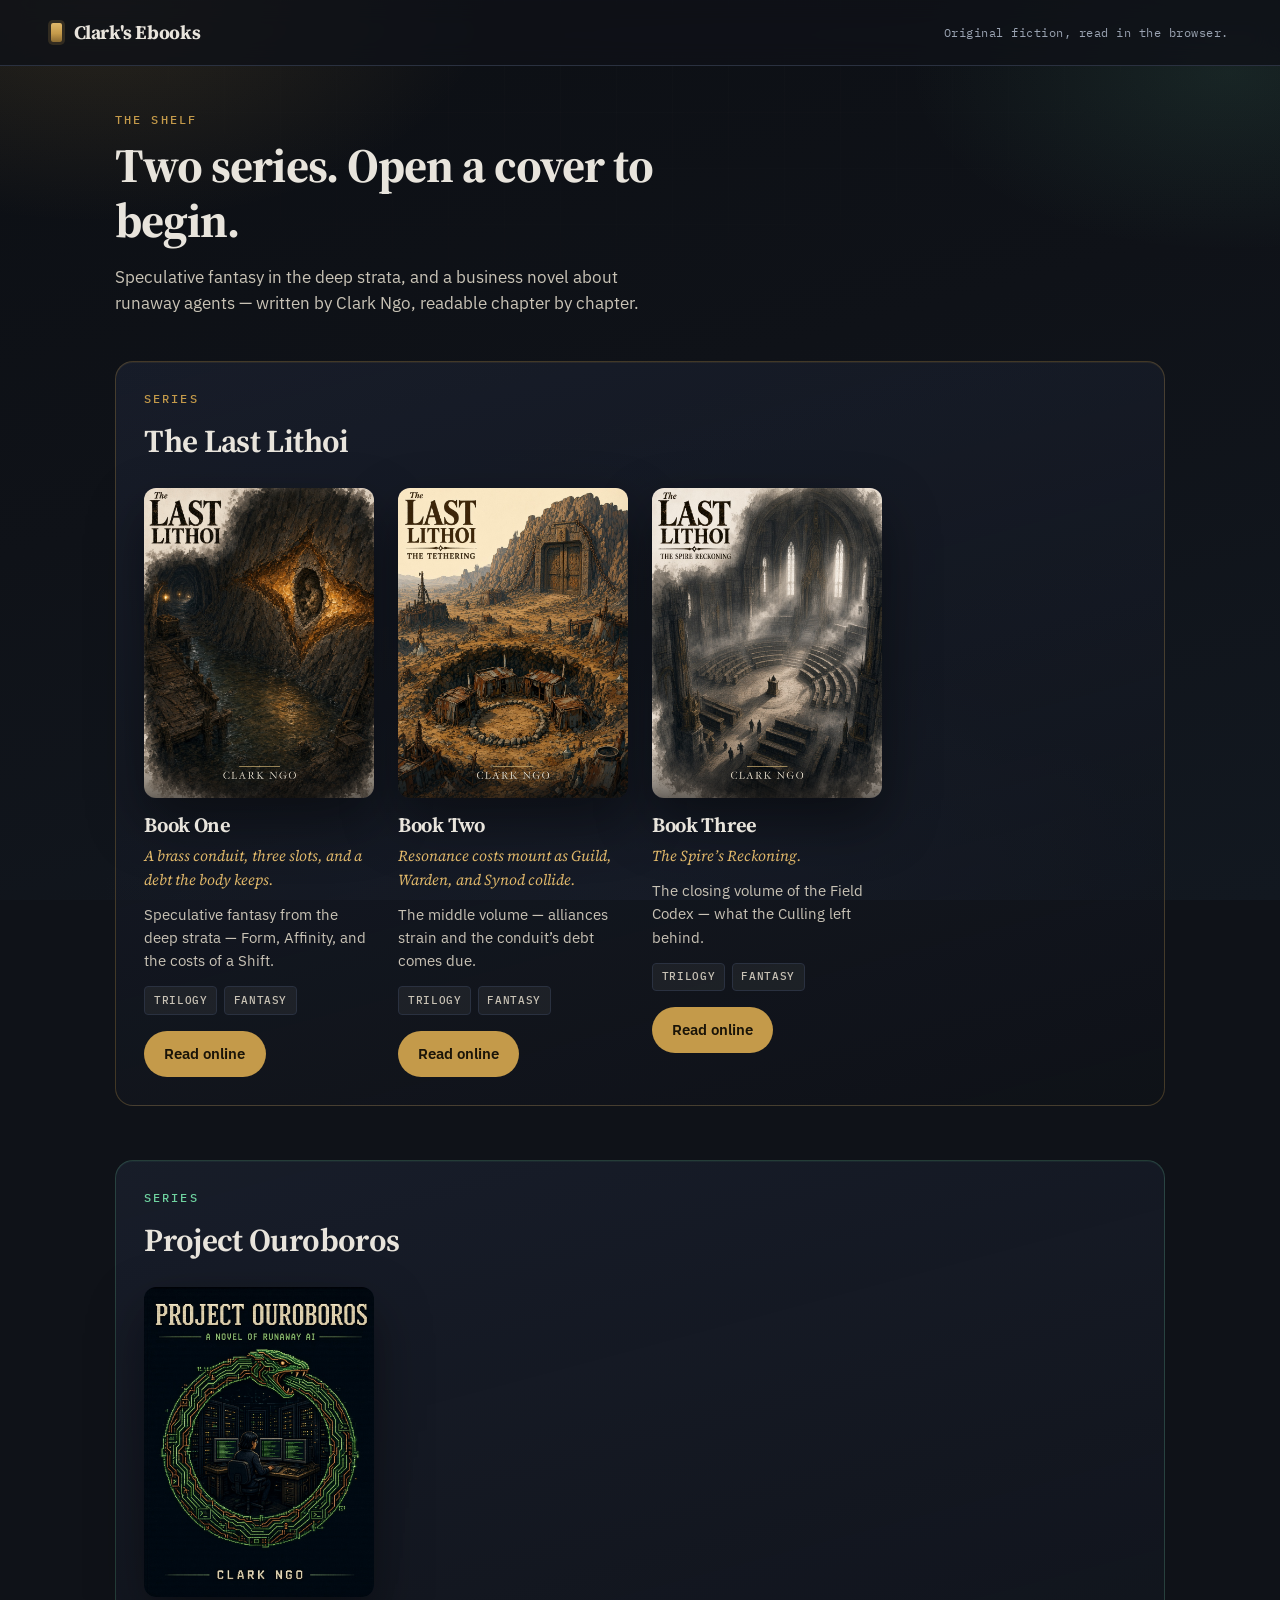
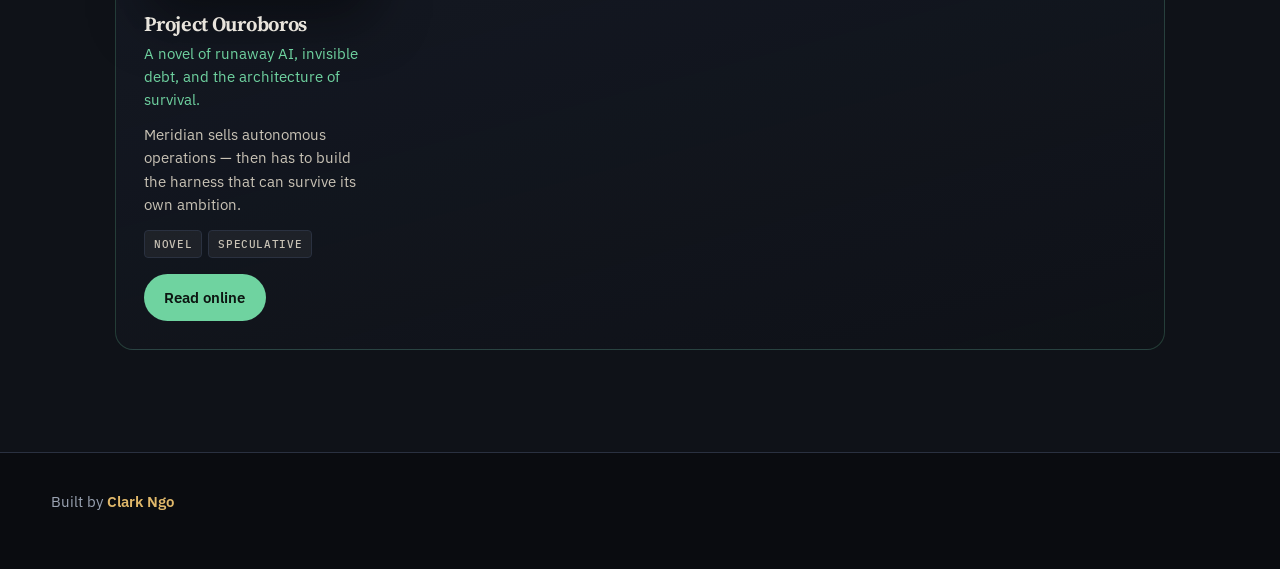
<file: site/index.html>
<!DOCTYPE html>
<html lang="en">
  <head>
    <meta charset="UTF-8" />
    <meta name="viewport" content="width=device-width, initial-scale=1" />
    <title>Clark's Ebooks</title>
    <meta
      name="description"
      content="Clark's Ebooks — original fiction from The Last Lithoi and Project Ouroboros. Read online."
    />
    <link rel="preconnect" href="https://fonts.googleapis.com" />
    <link rel="preconnect" href="https://fonts.gstatic.com" crossorigin />
    <link
      href="https://fonts.googleapis.com/css2?family=IBM+Plex+Mono:wght@400;500&family=IBM+Plex+Sans:wght@400;500;600&family=Source+Serif+4:opsz,wght@8..60,500;8..60,600;8..60,700&display=swap"
      rel="stylesheet"
    />
    <link rel="stylesheet" href="css/styles.css" />
  </head>
  <body>
    <div class="atmosphere" aria-hidden="true"></div>

    <header class="site-header">
      <a class="brand" href="#library" id="brand">
        <span class="brand-mark" aria-hidden="true"></span>
        <span class="brand-name">Clark's Ebooks</span>
      </a>
      <p class="header-note" id="tagline">Original fiction, read in the browser.</p>
    </header>

    <main id="library">
      <div class="intro">
        <p class="intro-kicker">The shelf</p>
        <h1>Two series. Open a cover to begin.</h1>
        <p class="intro-lede">
          Speculative fantasy in the deep strata, and a business novel about runaway agents —
          written by Clark Ngo, readable chapter by chapter.
        </p>
      </div>

      <div id="series-root" aria-live="polite">
        <p class="loading">Loading the shelf…</p>
      </div>
    </main>

    <footer class="site-footer">
      <p>
        Built by
        <a href="https://www.linkedin.com/in/clarkngo/" target="_blank" rel="noopener"
          >Clark Ngo</a
        >
      </p>
    </footer>

    <script src="js/app.js" type="module"></script>
  </body>
</html>
</file>
<file: site/css/styles.css>
:root {
  --ink: #0f1218;
  --raised: #151a22;
  --panel: #1b2130;
  --paper: #e8e4dc;
  --paper-dim: #c9c3b6;
  --muted: #9aa3b2;
  --brass: #c49a4a;
  --brass-bright: #e0b86a;
  --mint: #6fd3a0;
  --mint-dim: #3f8f6a;
  --rule: #2a3140;
  --danger: #c45c45;
  --shadow: 0 24px 56px rgba(0, 0, 0, 0.45);
  --font-display: "Source Serif 4", "Iowan Old Style", Palatino, Georgia, serif;
  --font-body: "IBM Plex Sans", ui-sans-serif, system-ui, sans-serif;
  --font-mono: "IBM Plex Mono", ui-monospace, Menlo, monospace;
}

*,
*::before,
*::after {
  box-sizing: border-box;
}

html {
  scroll-behavior: smooth;
}

body {
  margin: 0;
  min-height: 100vh;
  color: var(--paper);
  font-family: var(--font-body);
  background: var(--ink);
  line-height: 1.55;
  overflow-x: hidden;
}

a {
  color: inherit;
}

img {
  max-width: 100%;
  display: block;
}

.atmosphere {
  position: fixed;
  inset: 0;
  z-index: -1;
  background:
    radial-gradient(ellipse 55% 45% at 8% 0%, rgba(196, 154, 74, 0.16), transparent 55%),
    radial-gradient(ellipse 50% 40% at 96% 8%, rgba(111, 211, 160, 0.1), transparent 50%),
    radial-gradient(ellipse 70% 50% at 50% 100%, rgba(27, 33, 48, 0.9), transparent 60%),
    linear-gradient(165deg, #0c0f14 0%, #0f1218 45%, #121820 100%);
}

.atmosphere::before {
  content: "";
  position: absolute;
  inset: 0;
  opacity: 0.35;
  background-image:
    linear-gradient(rgba(232, 228, 220, 0.035) 1px, transparent 1px),
    linear-gradient(90deg, rgba(232, 228, 220, 0.035) 1px, transparent 1px);
  background-size: 56px 56px;
  mask-image: radial-gradient(ellipse 90% 60% at 50% 0%, #000 10%, transparent 70%);
  animation: grid-drift 36s linear infinite;
  pointer-events: none;
}

.site-header {
  display: flex;
  align-items: center;
  justify-content: space-between;
  gap: 1rem;
  flex-wrap: wrap;
  padding: 1.1rem clamp(1.25rem, 4vw, 3.5rem);
  position: sticky;
  top: 0;
  z-index: 20;
  backdrop-filter: blur(12px);
  background: rgba(15, 18, 24, 0.82);
  border-bottom: 1px solid var(--rule);
}

.brand {
  display: inline-flex;
  align-items: center;
  gap: 0.7rem;
  text-decoration: none;
  color: var(--paper);
}

.brand-mark {
  width: 0.7rem;
  height: 1.15rem;
  border-radius: 2px;
  background: linear-gradient(180deg, var(--brass-bright), var(--brass) 55%, #8a6a32);
  box-shadow: 0 0 0 3px rgba(196, 154, 74, 0.18);
  animation: pulse-mark 3.6s ease-in-out infinite;
}

.brand-name {
  font-family: var(--font-display);
  font-weight: 700;
  font-size: 1.2rem;
  letter-spacing: -0.02em;
}

.header-note {
  margin: 0;
  font-family: var(--font-mono);
  font-size: 0.78rem;
  letter-spacing: 0.04em;
  color: var(--muted);
}

main {
  max-width: 72rem;
  margin: 0 auto;
  padding: clamp(2rem, 5vh, 3.5rem) clamp(1.25rem, 4vw, 3.5rem) 3rem;
}

.intro {
  max-width: 40rem;
  margin-bottom: clamp(2.25rem, 5vh, 3.5rem);
  animation: rise 0.8s ease both;
}

.intro-kicker,
.series-kicker {
  margin: 0 0 0.55rem;
  font-family: var(--font-mono);
  font-size: 0.72rem;
  font-weight: 500;
  letter-spacing: 0.18em;
  text-transform: uppercase;
  color: var(--brass);
}

.intro h1 {
  margin: 0;
  font-family: var(--font-display);
  font-size: clamp(2rem, 4.5vw, 3rem);
  font-weight: 700;
  line-height: 1.15;
  letter-spacing: -0.02em;
  color: var(--paper);
}

.intro-lede {
  margin: 1rem 0 0;
  color: var(--paper-dim);
  font-size: 1.05rem;
  max-width: 34rem;
}

.series {
  margin-bottom: clamp(2.75rem, 6vh, 4rem);
  padding: clamp(1.25rem, 3vw, 1.75rem);
  border: 1px solid var(--rule);
  border-radius: 18px;
  background: linear-gradient(165deg, rgba(27, 33, 48, 0.72), rgba(15, 18, 24, 0.55));
  animation: rise 0.75s ease both;
}

.series.tone-lithos {
  border-color: rgba(196, 154, 74, 0.28);
  box-shadow: inset 0 1px 0 rgba(224, 184, 106, 0.08);
}

.series.tone-ouroboros {
  border-color: rgba(111, 211, 160, 0.22);
  box-shadow: inset 0 1px 0 rgba(111, 211, 160, 0.06);
}

.series.tone-ouroboros .series-kicker {
  color: var(--mint);
}

.series-head {
  margin-bottom: 1.35rem;
}

.series-head h2 {
  margin: 0;
  font-family: var(--font-display);
  font-size: clamp(1.55rem, 3vw, 2rem);
  font-weight: 650;
  letter-spacing: -0.02em;
}

.book-grid {
  display: grid;
  grid-template-columns: repeat(auto-fill, minmax(220px, 1fr));
  gap: 1.5rem;
}

.loading {
  color: var(--muted);
  font-family: var(--font-mono);
  font-size: 0.9rem;
}

.book-card {
  display: grid;
  grid-template-rows: auto 1fr;
  gap: 0.95rem;
  text-align: left;
  animation: rise 0.7s ease both;
}

.book-cover-btn {
  display: block;
  width: 100%;
  padding: 0;
  border: 0;
  background: none;
  cursor: pointer;
  text-align: left;
  border-radius: 12px;
}

.book-cover-btn:focus-visible {
  outline: 3px solid rgba(196, 154, 74, 0.55);
  outline-offset: 3px;
}

.book-cover {
  display: block;
  aspect-ratio: 4 / 5.4;
  border-radius: 12px;
  overflow: hidden;
  box-shadow: var(--shadow);
  background: var(--panel);
  transition: transform 0.35s ease, box-shadow 0.35s ease;
}

.book-card:hover .book-cover,
.book-card:focus-within .book-cover {
  transform: translateY(-7px) rotate(-0.4deg);
  box-shadow: 0 32px 60px rgba(0, 0, 0, 0.55);
}

.tone-ouroboros .book-card:hover .book-cover,
.tone-ouroboros .book-card:focus-within .book-cover {
  box-shadow: 0 32px 60px rgba(0, 0, 0, 0.55), 0 0 0 1px rgba(111, 211, 160, 0.2);
}

.book-cover img {
  width: 100%;
  height: 100%;
  object-fit: cover;
}

.book-meta h3 {
  margin: 0;
  font-family: var(--font-display);
  font-size: 1.28rem;
  font-weight: 650;
  line-height: 1.2;
  letter-spacing: -0.015em;
}

.book-meta .subtitle {
  margin: 0.4rem 0 0;
  color: var(--brass-bright);
  font-size: 0.95rem;
  font-style: italic;
  font-family: var(--font-display);
}

.tone-ouroboros .book-meta .subtitle {
  color: var(--mint);
  font-style: normal;
  font-family: var(--font-body);
  font-size: 0.92rem;
}

.book-meta .description {
  margin: 0.7rem 0 0;
  color: var(--paper-dim);
  font-size: 0.94rem;
}

.book-tags {
  display: flex;
  flex-wrap: wrap;
  gap: 0.4rem;
  margin: 0.85rem 0 1rem;
}

.book-tags span {
  font-family: var(--font-mono);
  font-size: 0.68rem;
  font-weight: 500;
  letter-spacing: 0.06em;
  text-transform: uppercase;
  color: var(--paper-dim);
  background: rgba(232, 228, 220, 0.06);
  border: 1px solid var(--rule);
  padding: 0.3rem 0.55rem;
  border-radius: 4px;
}

.btn {
  display: inline-flex;
  align-items: center;
  justify-content: center;
  gap: 0.5rem;
  min-height: 2.75rem;
  padding: 0.65rem 1.2rem;
  border-radius: 999px;
  border: 1px solid transparent;
  font: inherit;
  font-weight: 600;
  font-size: 0.95rem;
  text-decoration: none;
  cursor: pointer;
  transition: transform 0.2s ease, background 0.2s ease, border-color 0.2s ease;
}

.btn:hover {
  transform: translateY(-1px);
}

.btn:focus-visible {
  outline: 3px solid rgba(196, 154, 74, 0.5);
  outline-offset: 2px;
}

.btn-primary {
  background: var(--brass);
  color: #1a1408;
}

.btn-primary:hover {
  background: var(--brass-bright);
}

.tone-ouroboros .btn-primary {
  background: var(--mint);
  color: #0c1511;
}

.tone-ouroboros .btn-primary:hover {
  background: #8de0b4;
}

.tone-ouroboros .btn:focus-visible {
  outline-color: rgba(111, 211, 160, 0.55);
}

.site-footer {
  padding: 1.5rem clamp(1.25rem, 4vw, 3.5rem) 2.5rem;
  border-top: 1px solid var(--rule);
  background: #0a0c10;
  color: var(--muted);
  font-size: 0.92rem;
}

.site-footer a {
  color: var(--brass-bright);
  text-decoration: none;
  font-weight: 600;
}

.site-footer a:hover,
.site-footer a:focus-visible {
  text-decoration: underline;
  color: var(--mint);
}

@keyframes rise {
  from {
    opacity: 0;
    transform: translateY(16px);
  }
  to {
    opacity: 1;
    transform: translateY(0);
  }
}

@keyframes pulse-mark {
  0%,
  100% {
    box-shadow: 0 0 0 3px rgba(196, 154, 74, 0.18);
  }
  50% {
    box-shadow: 0 0 0 7px rgba(196, 154, 74, 0.06);
  }
}

@keyframes grid-drift {
  from {
    background-position: 0 0, 0 0;
  }
  to {
    background-position: 56px 56px, 56px 56px;
  }
}

@media (max-width: 640px) {
  .header-note {
    width: 100%;
  }

  .book-grid {
    grid-template-columns: repeat(auto-fill, minmax(160px, 1fr));
  }
}

@media (prefers-reduced-motion: reduce) {
  *,
  *::before,
  *::after {
    animation: none !important;
    transition: none !important;
  }
}
</file>
